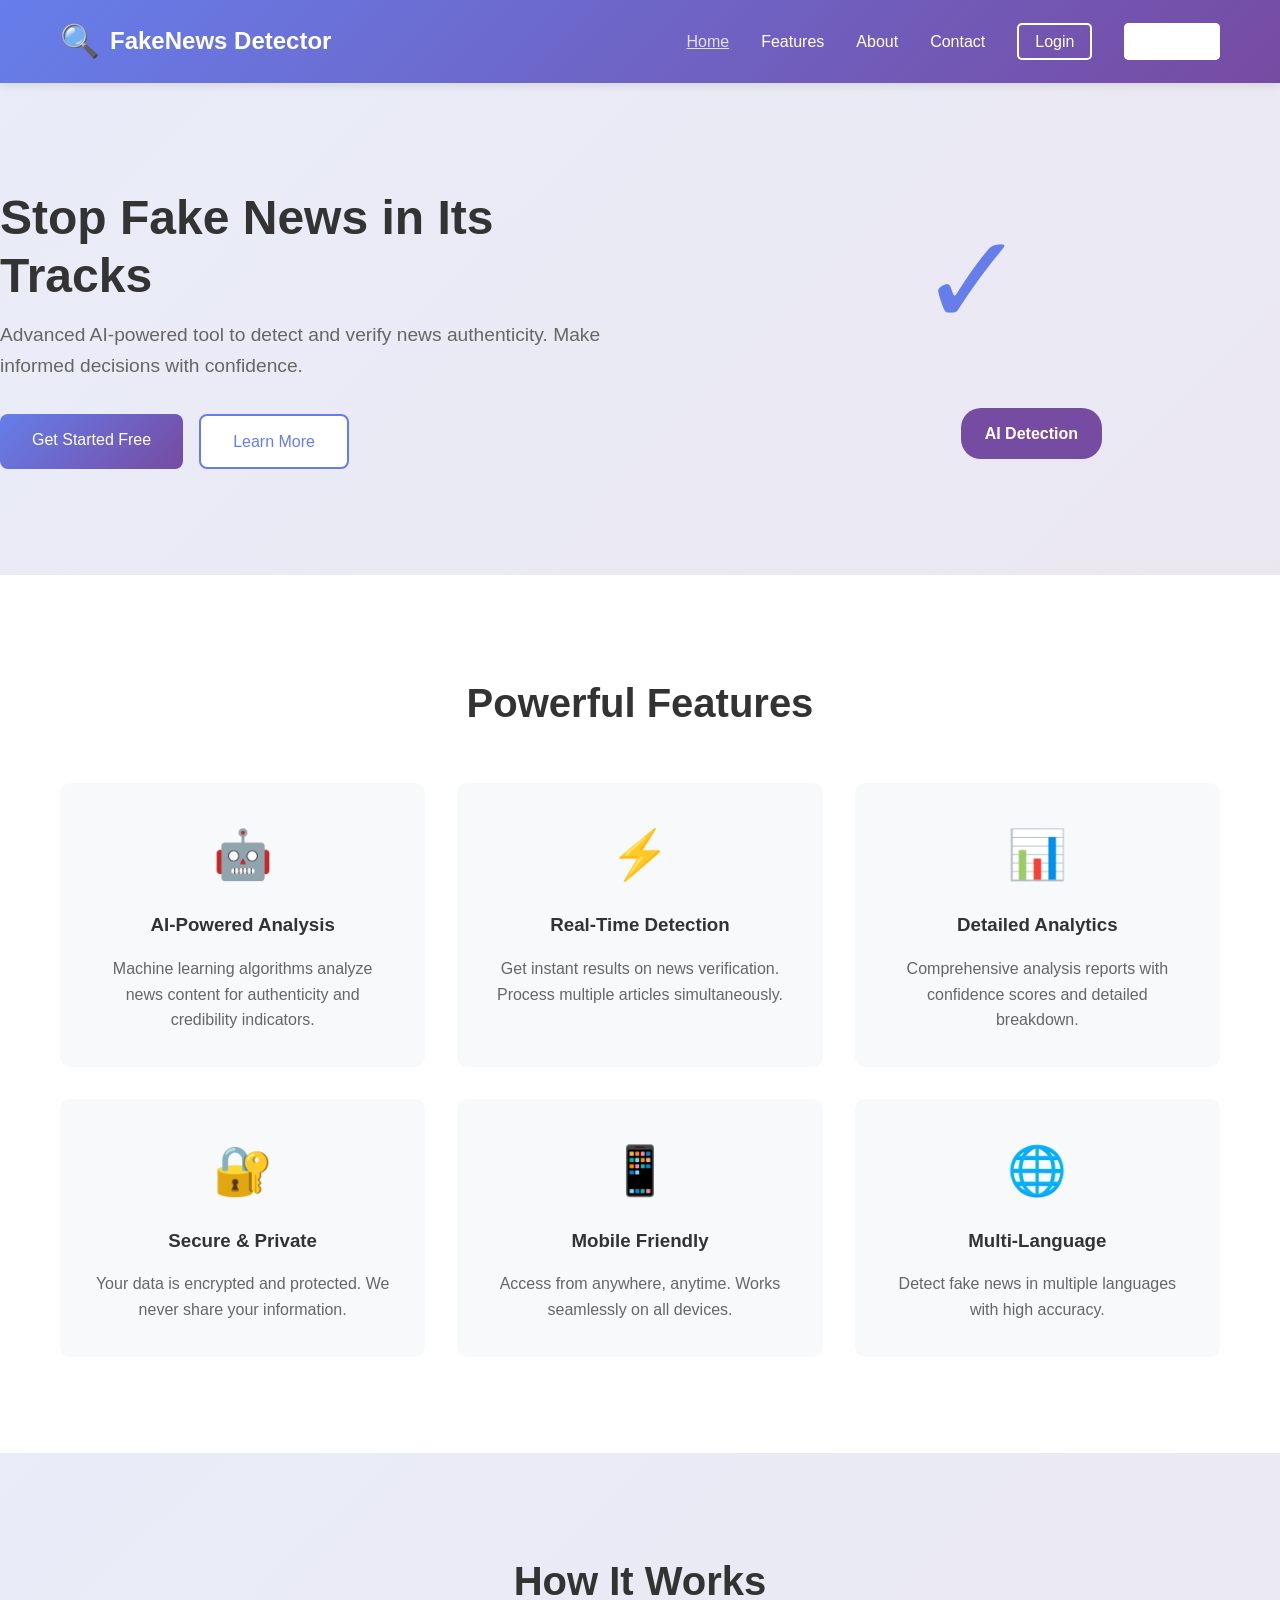
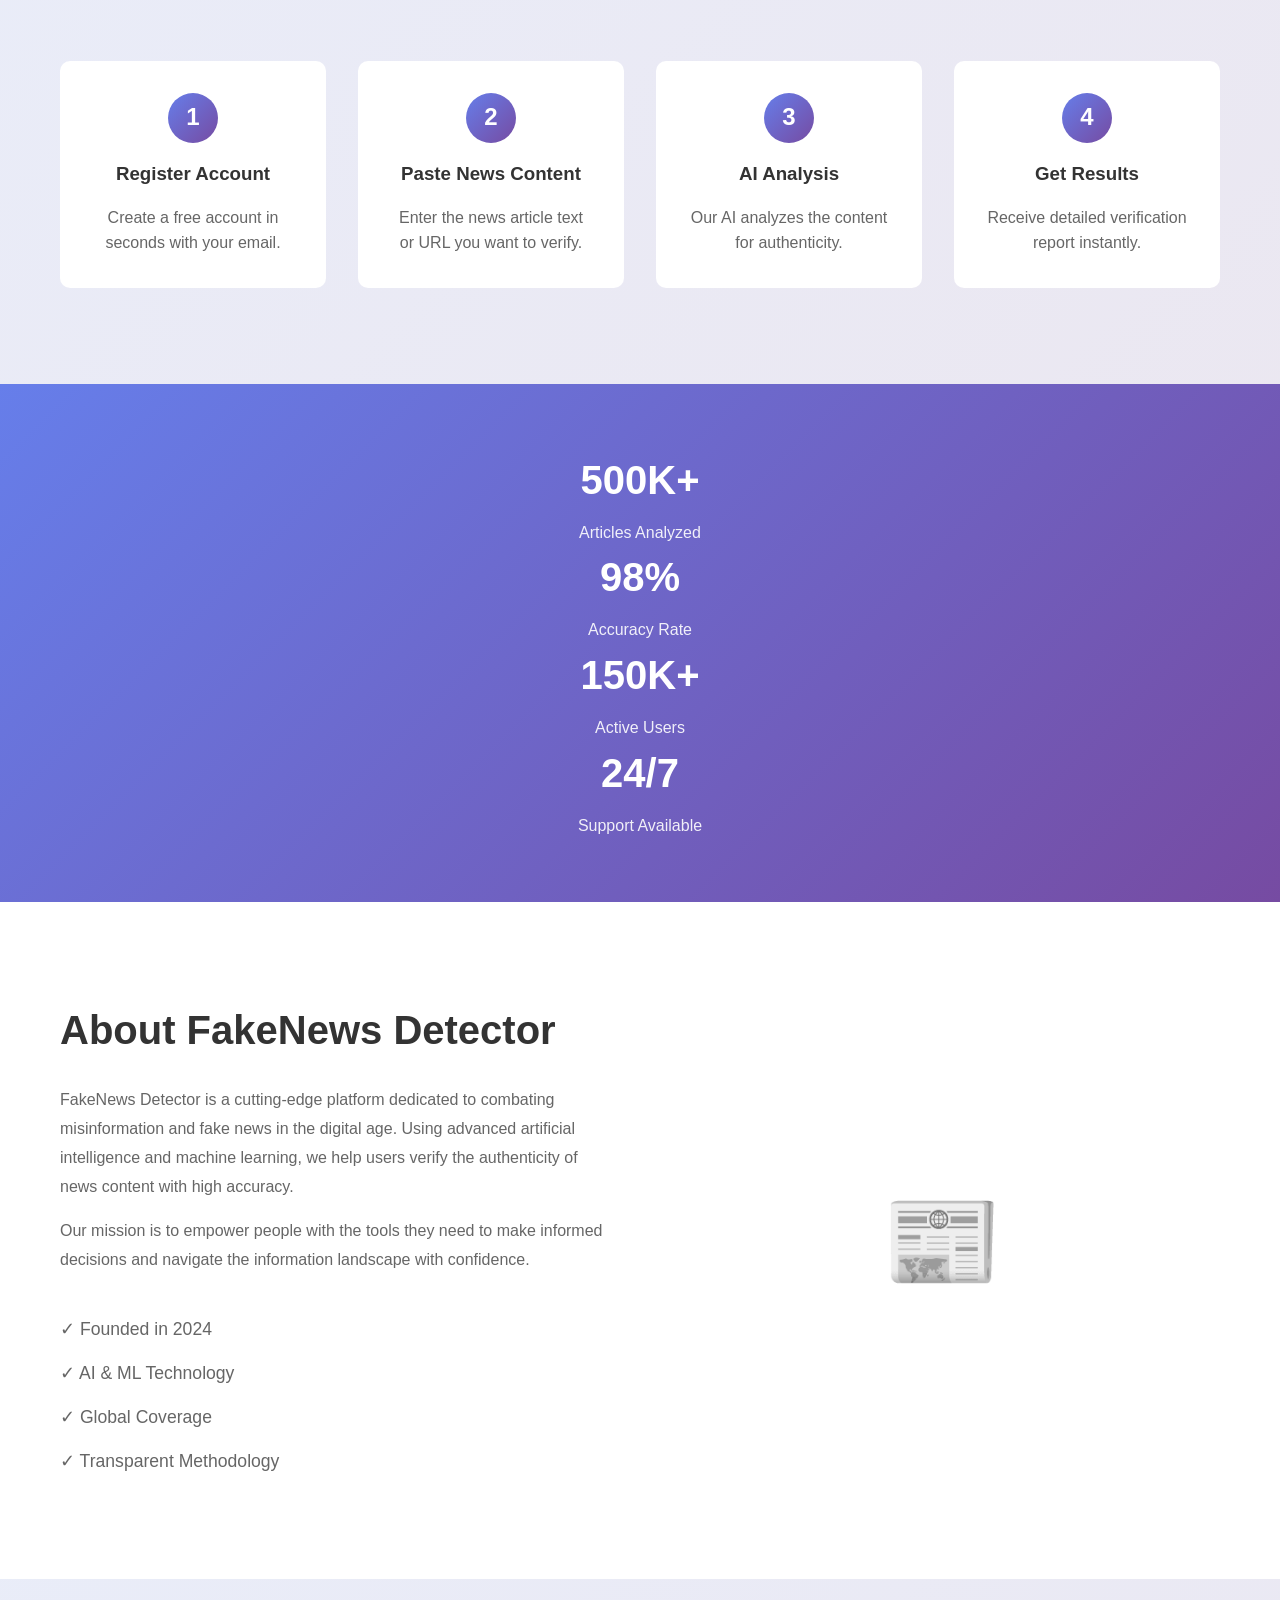
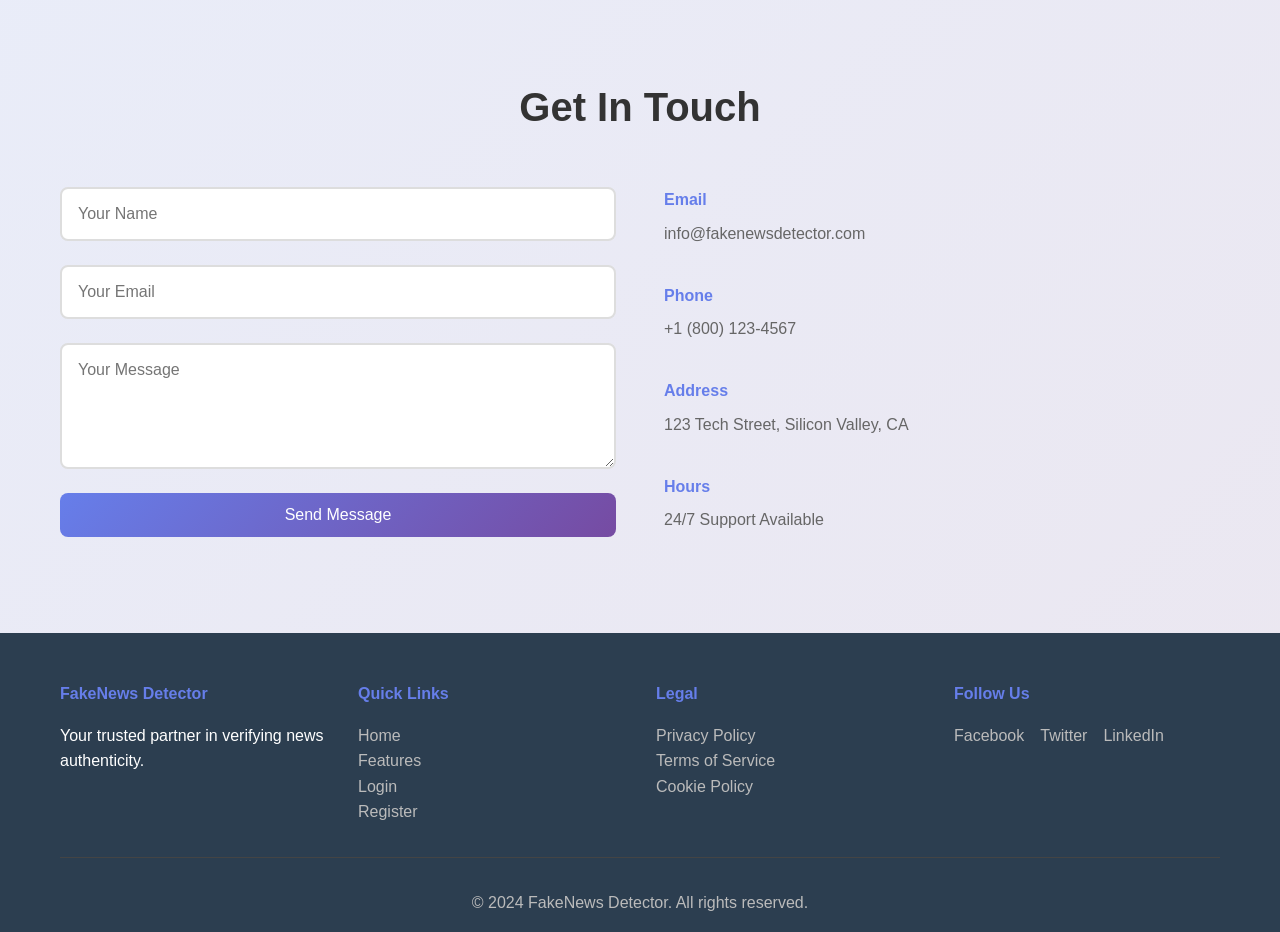
<file: INDEX.HTML>
<!DOCTYPE html>
<html lang="en">
<head>
    <meta charset="UTF-8">
    <meta name="viewport" content="width=device-width, initial-scale=1.0">
    <title>FakeNews Detector - Verify News Authenticity</title>
    <link rel="stylesheet" href="styles.css">
</head>
<body>
    <!-- Navigation Bar -->
    <nav class="navbar">
        <div class="container navbar-container">
            <div class="logo">
                <span class="logo-icon">🔍</span>
                <span class="logo-text">FakeNews Detector</span>
            </div>
            <ul class="nav-links">
                <li><a href="#home" class="active">Home</a></li>
                <li><a href="#features">Features</a></li>
                <li><a href="#about">About</a></li>
                <li><a href="#contact">Contact</a></li>
                <li><a href="login.html" class="btn-login">Login</a></li>
                <li><a href="register.html" class="btn-register">Register</a></li>
            </ul>
            <div class="hamburger">
                <span></span>
                <span></span>
                <span></span>
            </div>
        </div>
    </nav>

    <!-- Hero Section -->
    <section class="hero" id="home">
        <div class="hero-content">
            <h1>Stop Fake News in Its Tracks</h1>
            <p>Advanced AI-powered tool to detect and verify news authenticity. Make informed decisions with confidence.</p>
            <div class="hero-buttons">
                <a href="register.html" class="btn btn-primary">Get Started Free</a>
                <a href="#features" class="btn btn-secondary">Learn More</a>
            </div>
        </div>
        <div class="hero-image">
            <div class="hero-graphic">
                <div class="verification-icon">✓</div>
                <div class="detection-badge">AI Detection</div>
            </div>
        </div>
    </section>

    <!-- Features Section -->
    <section class="features" id="features">
        <div class="container">
            <h2>Powerful Features</h2>
            <div class="features-grid">
                <div class="feature-card">
                    <div class="feature-icon">🤖</div>
                    <h3>AI-Powered Analysis</h3>
                    <p>Machine learning algorithms analyze news content for authenticity and credibility indicators.</p>
                </div>
                <div class="feature-card">
                    <div class="feature-icon">⚡</div>
                    <h3>Real-Time Detection</h3>
                    <p>Get instant results on news verification. Process multiple articles simultaneously.</p>
                </div>
                <div class="feature-card">
                    <div class="feature-icon">📊</div>
                    <h3>Detailed Analytics</h3>
                    <p>Comprehensive analysis reports with confidence scores and detailed breakdown.</p>
                </div>
                <div class="feature-card">
                    <div class="feature-icon">🔐</div>
                    <h3>Secure & Private</h3>
                    <p>Your data is encrypted and protected. We never share your information.</p>
                </div>
                <div class="feature-card">
                    <div class="feature-icon">📱</div>
                    <h3>Mobile Friendly</h3>
                    <p>Access from anywhere, anytime. Works seamlessly on all devices.</p>
                </div>
                <div class="feature-card">
                    <div class="feature-icon">🌐</div>
                    <h3>Multi-Language</h3>
                    <p>Detect fake news in multiple languages with high accuracy.</p>
                </div>
            </div>
        </div>
    </section>

    <!-- How It Works Section -->
    <section class="how-it-works">
        <div class="container">
            <h2>How It Works</h2>
            <div class="steps">
                <div class="step">
                    <div class="step-number">1</div>
                    <h3>Register Account</h3>
                    <p>Create a free account in seconds with your email.</p>
                </div>
                <div class="step">
                    <div class="step-number">2</div>
                    <h3>Paste News Content</h3>
                    <p>Enter the news article text or URL you want to verify.</p>
                </div>
                <div class="step">
                    <div class="step-number">3</div>
                    <h3>AI Analysis</h3>
                    <p>Our AI analyzes the content for authenticity.</p>
                </div>
                <div class="step">
                    <div class="step-number">4</div>
                    <h3>Get Results</h3>
                    <p>Receive detailed verification report instantly.</p>
                </div>
            </div>
        </div>
    </section>

    <!-- Statistics Section -->
    <section class="stats">
        <div class="container">
            <div class="stat-item">
                <h3>500K+</h3>
                <p>Articles Analyzed</p>
            </div>
            <div class="stat-item">
                <h3>98%</h3>
                <p>Accuracy Rate</p>
            </div>
            <div class="stat-item">
                <h3>150K+</h3>
                <p>Active Users</p>
            </div>
            <div class="stat-item">
                <h3>24/7</h3>
                <p>Support Available</p>
            </div>
        </div>
    </section>

    <!-- About Section -->
    <section class="about" id="about">
        <div class="container about-content">
            <div class="about-text">
                <h2>About FakeNews Detector</h2>
                <p>FakeNews Detector is a cutting-edge platform dedicated to combating misinformation and fake news in the digital age. Using advanced artificial intelligence and machine learning, we help users verify the authenticity of news content with high accuracy.</p>
                <p>Our mission is to empower people with the tools they need to make informed decisions and navigate the information landscape with confidence.</p>
                <ul class="about-list">
                    <li>✓ Founded in 2024</li>
                    <li>✓ AI & ML Technology</li>
                    <li>✓ Global Coverage</li>
                    <li>✓ Transparent Methodology</li>
                </ul>
            </div>
            <div class="about-image">
                <div class="about-graphic">
                    <div class="graphic-element">📰</div>
                </div>
            </div>
        </div>
    </section>

    <!-- Contact Section -->
    <section class="contact" id="contact">
        <div class="container">
            <h2>Get In Touch</h2>
            <div class="contact-wrapper">
                <form class="contact-form">
                    <input type="text" placeholder="Your Name" required>
                    <input type="email" placeholder="Your Email" required>
                    <textarea placeholder="Your Message" rows="5" required></textarea>
                    <button type="submit" class="btn btn-primary">Send Message</button>
                </form>
                <div class="contact-info">
                    <div class="contact-item">
                        <h4>Email</h4>
                        <p>info@fakenewsdetector.com</p>
                    </div>
                    <div class="contact-item">
                        <h4>Phone</h4>
                        <p>+1 (800) 123-4567</p>
                    </div>
                    <div class="contact-item">
                        <h4>Address</h4>
                        <p>123 Tech Street, Silicon Valley, CA</p>
                    </div>
                    <div class="contact-item">
                        <h4>Hours</h4>
                        <p>24/7 Support Available</p>
                    </div>
                </div>
            </div>
        </div>
    </section>

    <!-- Footer -->
    <footer class="footer">
        <div class="container">
            <div class="footer-content">
                <div class="footer-section">
                    <h4>FakeNews Detector</h4>
                    <p>Your trusted partner in verifying news authenticity.</p>
                </div>
                <div class="footer-section">
                    <h4>Quick Links</h4>
                    <ul>
                        <li><a href="#home">Home</a></li>
                        <li><a href="#features">Features</a></li>
                        <li><a href="login.html">Login</a></li>
                        <li><a href="register.html">Register</a></li>
                    </ul>
                </div>
                <div class="footer-section">
                    <h4>Legal</h4>
                    <ul>
                        <li><a href="#">Privacy Policy</a></li>
                        <li><a href="#">Terms of Service</a></li>
                        <li><a href="#">Cookie Policy</a></li>
                    </ul>
                </div>
                <div class="footer-section">
                    <h4>Follow Us</h4>
                    <div class="social-links">
                        <a href="#">Facebook</a>
                        <a href="#">Twitter</a>
                        <a href="#">LinkedIn</a>
                    </div>
                </div>
            </div>
            <div class="footer-bottom">
                <p>&copy; 2024 FakeNews Detector. All rights reserved.</p>
            </div>
        </div>
    </footer>

    <script src="script.js"></script>
</body>
</html>
</file>
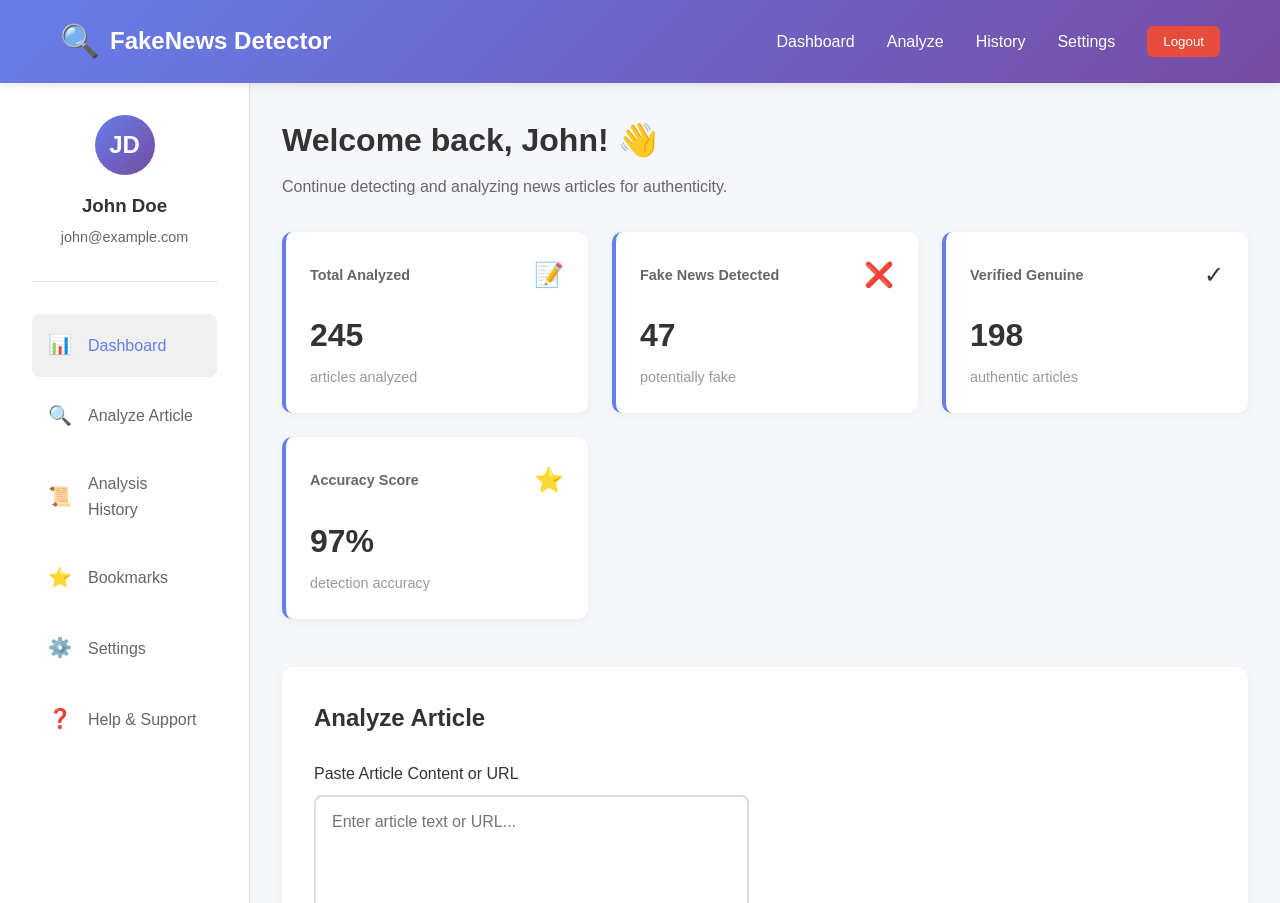
<file: dashboard.html>
<!DOCTYPE html>
<html lang="en">
<head>
    <meta charset="UTF-8">
    <meta name="viewport" content="width=device-width, initial-scale=1.0">
    <title>Dashboard - FakeNews Detector</title>
    <link rel="stylesheet" href="styles.css">
</head>
<body class="dashboard-page">
    <!-- Navigation Bar -->
    <nav class="navbar navbar-dashboard">
        <div class="container navbar-container">
            <div class="logo">
                <span class="logo-icon">🔍</span>
                <span class="logo-text">FakeNews Detector</span>
            </div>
            <ul class="nav-links">
                <li><a href="#dashboard" class="active">Dashboard</a></li>
                <li><a href="#analyze">Analyze</a></li>
                <li><a href="#history">History</a></li>
                <li><a href="#settings">Settings</a></li>
                <li><button class="btn-logout" onclick="logout()">Logout</button></li>
            </ul>
            <div class="hamburger">
                <span></span>
                <span></span>
                <span></span>
            </div>
        </div>
    </nav>

    <!-- Main Dashboard -->
    <div class="dashboard-container">
        <!-- Sidebar -->
        <aside class="sidebar">
            <div class="user-profile">
                <div class="user-avatar">JD</div>
                <h3>John Doe</h3>
                <p>john@example.com</p>
            </div>
            <nav class="sidebar-menu">
                <a href="#" class="menu-item active">
                    <span class="menu-icon">📊</span>
                    Dashboard
                </a>
                <a href="#" class="menu-item">
                    <span class="menu-icon">🔍</span>
                    Analyze Article
                </a>
                <a href="#" class="menu-item">
                    <span class="menu-icon">📜</span>
                    Analysis History
                </a>
                <a href="#" class="menu-item">
                    <span class="menu-icon">⭐</span>
                    Bookmarks
                </a>
                <a href="#" class="menu-item">
                    <span class="menu-icon">⚙️</span>
                    Settings
                </a>
                <a href="#" class="menu-item">
                    <span class="menu-icon">❓</span>
                    Help & Support
                </a>
            </nav>
        </aside>

        <!-- Main Content -->
        <main class="dashboard-content">
            <!-- Welcome Section -->
            <div class="welcome-section">
                <h1>Welcome back, John! 👋</h1>
                <p>Continue detecting and analyzing news articles for authenticity.</p>
            </div>

            <!-- Quick Stats -->
            <section class="dashboard-stats">
                <div class="stat-card">
                    <div class="stat-header">
                        <h4>Total Analyzed</h4>
                        <span class="stat-icon">📝</span>
                    </div>
                    <p class="stat-value">245</p>
                    <p class="stat-label">articles analyzed</p>
                </div>
                <div class="stat-card">
                    <div class="stat-header">
                        <h4>Fake News Detected</h4>
                        <span class="stat-icon">❌</span>
                    </div>
                    <p class="stat-value">47</p>
                    <p class="stat-label">potentially fake</p>
                </div>
                <div class="stat-card">
                    <div class="stat-header">
                        <h4>Verified Genuine</h4>
                        <span class="stat-icon">✓</span>
                    </div>
                    <p class="stat-value">198</p>
                    <p class="stat-label">authentic articles</p>
                </div>
                <div class="stat-card">
                    <div class="stat-header">
                        <h4>Accuracy Score</h4>
                        <span class="stat-icon">⭐</span>
                    </div>
                    <p class="stat-value">97%</p>
                    <p class="stat-label">detection accuracy</p>
                </div>
            </section>

            <!-- Analyze Section -->
            <section class="analyze-section">
                <h2>Analyze Article</h2>
                <div class="analyze-container">
                    <form class="analyze-form" id="analyzeForm">
                        <div class="form-group">
                            <label for="articleContent">Paste Article Content or URL</label>
                            <textarea id="articleContent" name="articleContent" placeholder="Enter article text or URL..." rows="6" required></textarea>
                        </div>
                        <div class="form-row">
                            <div class="form-group">
                                <label for="source">News Source</label>
                                <input type="text" id="source" name="source" placeholder="e.g., BBC News, Reuters">
                            </div>
                            <div class="form-group">
                                <label for="category">Category</label>
                                <select id="category" name="category">
                                    <option value="">Select category</option>
                                    <option value="politics">Politics</option>
                                    <option value="health">Health</option>
                                    <option value="science">Science</option>
                                    <option value="business">Business</option>
                                    <option value="sports">Sports</option>
                                    <option value="entertainment">Entertainment</option>
                                    <option value="other">Other</option>
                                </select>
                            </div>
                        </div>
                        <button type="submit" class="btn btn-primary btn-full">Analyze Article</button>
                    </form>

                    <div class="analysis-result" id="analysisResult" style="display: none;">
                        <div class="result-header">
                            <h3>Analysis Result</h3>
                            <span class="result-date" id="resultDate"></span>
                        </div>
                        <div class="result-content">
                            <div class="credibility-meter">
                                <div class="meter-label">
                                    <span>Credibility Score</span>
                                    <span class="meter-value" id="credibilityScore">82%</span>
                                </div>
                                <div class="meter-bar">
                                    <div class="meter-fill" id="meterFill"></div>
                                </div>
                            </div>

                            <div class="result-verdict">
                                <h4 id="verdictTitle">Likely Authentic</h4>
                                <p id="verdictDescription">This article shows high credibility indicators and appears to be from a reliable source.</p>
                            </div>

                            <div class="result-factors">
                                <h4>Analysis Factors</h4>
                                <div class="factors-list">
                                    <div class="factor authentic">
                                        <span class="factor-icon">✓</span>
                                        <span class="factor-text">Verified sources detected</span>
                                    </div>
                                    <div class="factor authentic">
                                        <span class="factor-icon">✓</span>
                                        <span class="factor-text">Professional language used</span>
                                    </div>
                                    <div class="factor caution">
                                        <span class="factor-icon">⚠</span>
                                        <span class="factor-text">Some sensational language detected</span>
                                    </div>
                                    <div class="factor authentic">
                                        <span class="factor-icon">✓</span>
                                        <span class="factor-text">Citations and references present</span>
                                    </div>
                                </div>
                            </div>

                            <div class="result-actions">
                                <button class="btn btn-secondary" onclick="saveBookmark()">
                                    <span>⭐</span> Bookmark
                                </button>
                                <button class="btn btn-secondary" onclick="shareResult()">
                                    <span>📤</span> Share
                                </button>
                                <button class="btn btn-secondary" onclick="downloadReport()">
                                    <span>📥</span> Download Report
                                </button>
                            </div>
                        </div>
                    </div>
                </div>
            </section>

            <!-- Recent Analysis -->
            <section class="recent-analysis">
                <h2>Recent Analysis</h2>
                <div class="analysis-table">
                    <table>
                        <thead>
                            <tr>
                                <th>Article Title</th>
                                <th>Source</th>
                                <th>Category</th>
                                <th>Credibility</th>
                                <th>Verdict</th>
                                <th>Date</th>
                                <th>Action</th>
                            </tr>
                        </thead>
                        <tbody>
                            <tr>
                                <td>Breaking: Major Scientific Discovery</td>
                                <td>Science Today</td>
                                <td>Science</td>
                                <td>
                                    <div class="credibility-badge genuine">89%</div>
                                </td>
                                <td><span class="verdict-badge authentic">Authentic</span></td>
                                <td>2 hours ago</td>
                                <td><button class="btn-small">View</button></td>
                            </tr>
                            <tr>
                                <td>Celebrity Announces Shocking News</td>
                                <td>Gossip Daily</td>
                                <td>Entertainment</td>
                                <td>
                                    <div class="credibility-badge fake">34%</div>
                                </td>
                                <td><span class="verdict-badge fake">Fake</span></td>
                                <td>5 hours ago</td>
                                <td><button class="btn-small">View</button></td>
                            </tr>
                            <tr>
                                <td>Market Analysis Report</td>
                                <td>Finance News</td>
                                <td>Business</td>
                                <td>
                                    <div class="credibility-badge genuine">91%</div>
                                </td>
                                <td><span class="verdict-badge authentic">Authentic</span></td>
                                <td>1 day ago</td>
                                <td><button class="btn-small">View</button></td>
                            </tr>
                        </tbody>
                    </table>
                </div>
            </section>
        </main>
    </div>

    <script src="script.js"></script>
    <script>
        // Analyze Form Submission
        document.getElementById('analyzeForm').addEventListener('submit', function(e) {
            e.preventDefault();
            
            const content = document.getElementById('articleContent').value;
            if (!content) return;
            
            // Generate random credibility score
            const score = Math.floor(Math.random() * 60) + 40; // 40-100
            const isAuthentic = score > 60;
            
            // Update result display
            document.getElementById('credibilityScore').textContent = score + '%';
            document.getElementById('meterFill').style.width = score + '%';
            document.getElementById('meterFill').className = 'meter-fill ' + (isAuthentic ? 'authentic' : 'fake');
            
            document.getElementById('verdictTitle').textContent = isAuthentic ? 'Likely Authentic' : 'Likely Fake';
            document.getElementById('verdictDescription').textContent = isAuthentic 
                ? 'This article shows credibility indicators and appears to be from a reliable source.'
                : 'This article shows signs of being potentially fake or misleading.';
            
            const now = new Date();
            document.getElementById('resultDate').textContent = now.toLocaleString();
            
            document.getElementById('analysisResult').style.display = 'block';
            document.getElementById('analysisResult').scrollIntoView({ behavior: 'smooth' });
        });

        function logout() {
            if (confirm('Are you sure you want to logout?')) {
                window.location.href = 'INDEX.HTML';
            }
        }

        function saveBookmark() {
            alert('Article bookmarked successfully!');
        }

        function shareResult() {
            alert('Share functionality coming soon!');
        }

        function downloadReport() {
            alert('Report download initiated!');
        }
    </script>
</body>
</html>
</file>
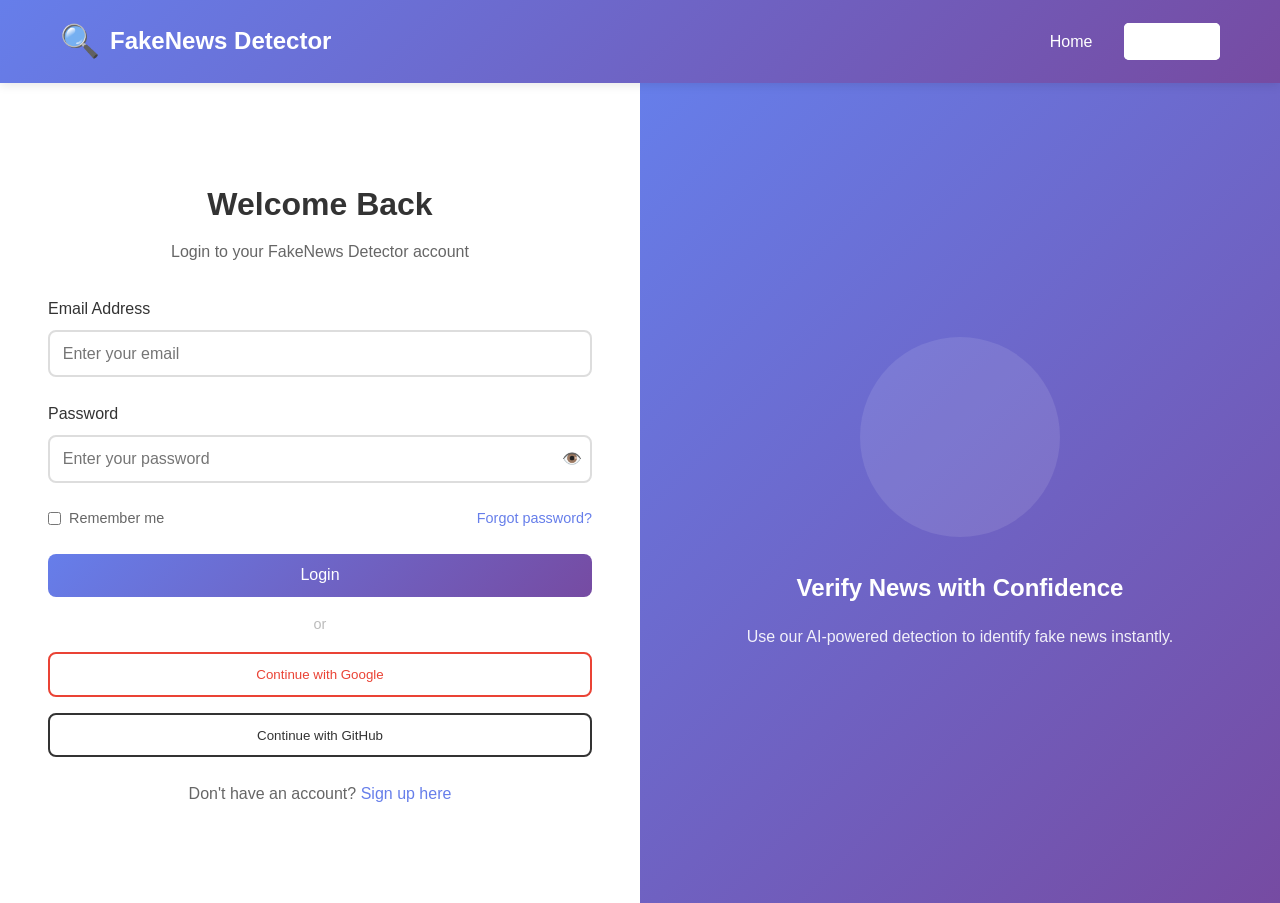
<file: login.html>
<!DOCTYPE html>
<html lang="en">
<head>
    <meta charset="UTF-8">
    <meta name="viewport" content="width=device-width, initial-scale=1.0">
    <title>Login - FakeNews Detector</title>
    <link rel="stylesheet" href="styles.css">
</head>
<body class="auth-page">
    <!-- Navigation Bar -->
    <nav class="navbar">
        <div class="container navbar-container">
            <div class="logo">
                <span class="logo-icon">🔍</span>
                <span class="logo-text">FakeNews Detector</span>
            </div>
            <ul class="nav-links">
                <li><a href="INDEX.HTML">Home</a></li>
                <li><a href="register.html" class="btn-register">Register</a></li>
            </ul>
            <div class="hamburger">
                <span></span>
                <span></span>
                <span></span>
            </div>
        </div>
    </nav>

    <!-- Login Container -->
    <div class="auth-container">
        <div class="auth-form-wrapper">
            <div class="auth-header">
                <h1>Welcome Back</h1>
                <p>Login to your FakeNews Detector account</p>
            </div>

            <form class="auth-form" id="loginForm">
                <div class="form-group">
                    <label for="email">Email Address</label>
                    <input type="email" id="email" name="email" placeholder="Enter your email" required>
                    <span class="error-message" id="emailError"></span>
                </div>

                <div class="form-group">
                    <label for="password">Password</label>
                    <div class="password-input-group">
                        <input type="password" id="password" name="password" placeholder="Enter your password" required>
                        <button type="button" class="toggle-password" onclick="togglePassword('password')">
                            <span class="eye-icon">👁️</span>
                        </button>
                    </div>
                    <span class="error-message" id="passwordError"></span>
                </div>

                <div class="remember-forgot">
                    <label class="checkbox-label">
                        <input type="checkbox" name="remember">
                        Remember me
                    </label>
                    <a href="#" class="forgot-password">Forgot password?</a>
                </div>

                <button type="submit" class="btn btn-primary btn-full">Login</button>

                <div class="success-message" id="successMessage" style="display: none;">
                    ✓ Login successful! Redirecting to dashboard...
                </div>

                <div class="error-message form-error" id="formError" style="display: none;">
                    Invalid email or password. Please try again.
                </div>
            </form>

            <div class="auth-divider">
                <span>or</span>
            </div>

            <div class="social-login">
                <button type="button" class="social-btn google-btn">
                    <span>Continue with Google</span>
                </button>
                <button type="button" class="social-btn github-btn">
                    <span>Continue with GitHub</span>
                </button>
            </div>

            <div class="auth-footer">
                <p>Don't have an account? <a href="register.html">Sign up here</a></p>
            </div>
        </div>

        <div class="auth-side-image">
            <div class="auth-graphic">
                <div class="graphic-circle"></div>
                <div class="graphic-text">
                    <h2>Verify News with Confidence</h2>
                    <p>Use our AI-powered detection to identify fake news instantly.</p>
                </div>
            </div>
        </div>
    </div>

    <script src="script.js"></script>
    <script>
        // Login Form Validation
        document.getElementById('loginForm').addEventListener('submit', function(e) {
            e.preventDefault();
            
            const email = document.getElementById('email').value;
            const password = document.getElementById('password').value;
            
            // Simple validation
            if (!email || !password) {
                document.getElementById('formError').style.display = 'block';
                return;
            }
            
            if (!validateEmail(email)) {
                document.getElementById('emailError').textContent = 'Please enter a valid email';
                return;
            }
            
            if (password.length < 6) {
                document.getElementById('passwordError').textContent = 'Password must be at least 6 characters';
                return;
            }
            
            // Show success message
            document.getElementById('successMessage').style.display = 'block';
            document.getElementById('formError').style.display = 'none';
            
            // Simulate login
            setTimeout(() => {
                window.location.href = 'dashboard.html';
            }, 1500);
        });

        function togglePassword(fieldId) {
            const field = document.getElementById(fieldId);
            if (field.type === 'password') {
                field.type = 'text';
            } else {
                field.type = 'password';
            }
        }

        function validateEmail(email) {
            const re = /^[^\s@]+@[^\s@]+\.[^\s@]+$/;
            return re.test(email);
        }
    </script>
</body>
</html>
</file>
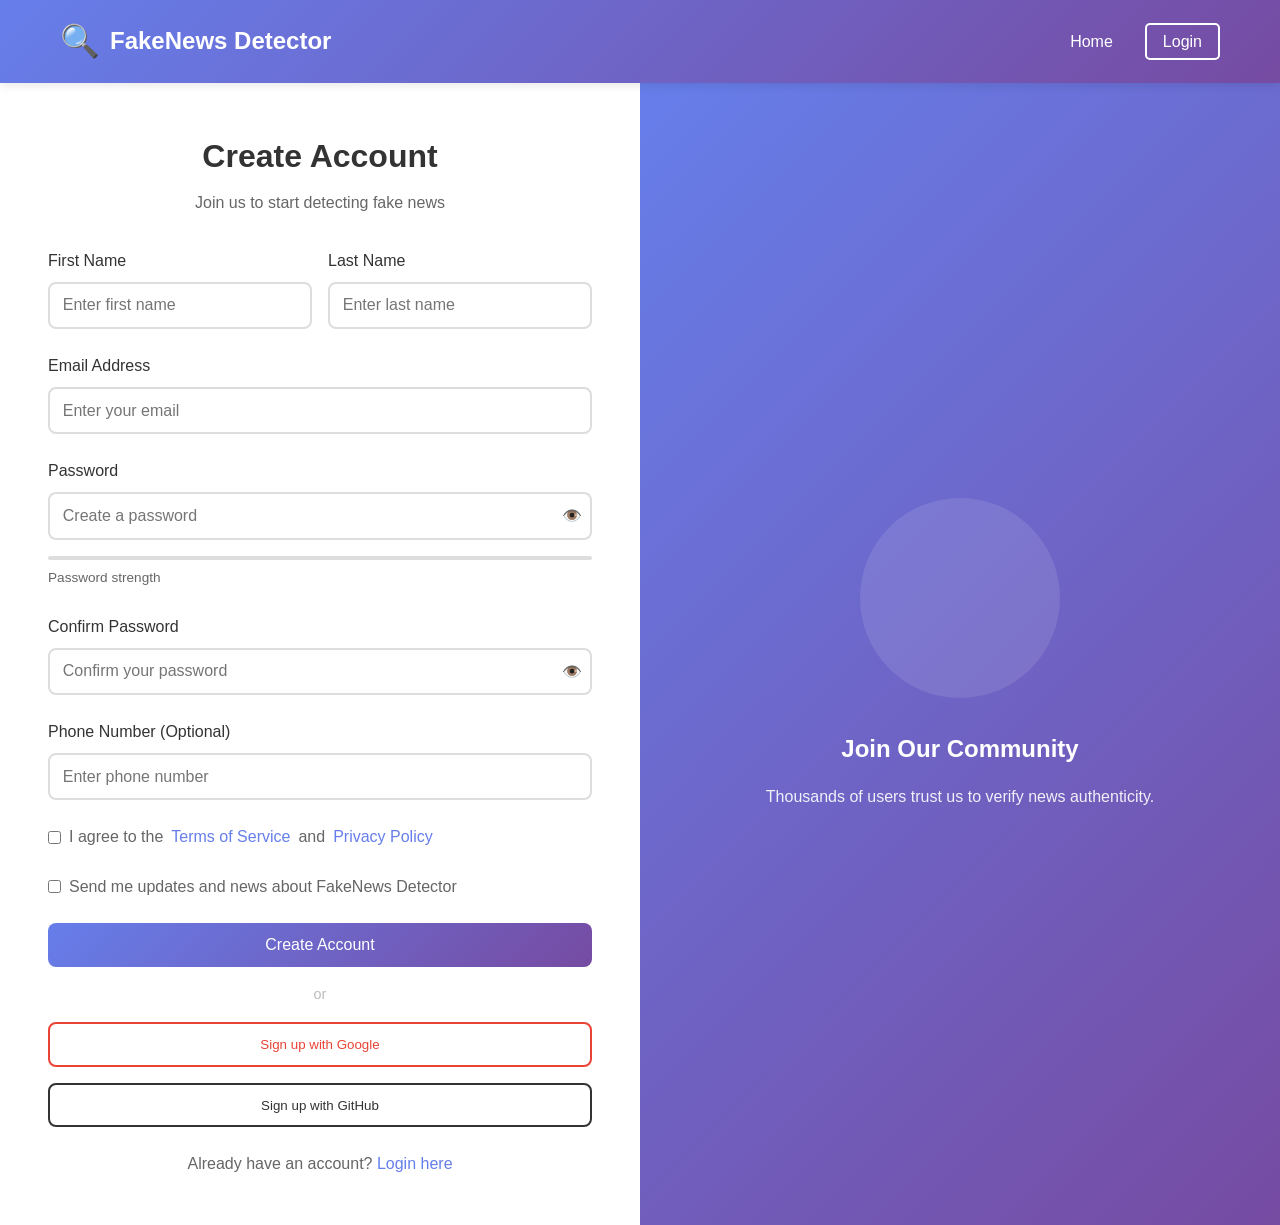
<file: register.html>
<!DOCTYPE html>
<html lang="en">
<head>
    <meta charset="UTF-8">
    <meta name="viewport" content="width=device-width, initial-scale=1.0">
    <title>Register - FakeNews Detector</title>
    <link rel="stylesheet" href="styles.css">
</head>
<body class="auth-page">
    <!-- Navigation Bar -->
    <nav class="navbar">
        <div class="container navbar-container">
            <div class="logo">
                <span class="logo-icon">🔍</span>
                <span class="logo-text">FakeNews Detector</span>
            </div>
            <ul class="nav-links">
                <li><a href="INDEX.HTML">Home</a></li>
                <li><a href="login.html" class="btn-login">Login</a></li>
            </ul>
            <div class="hamburger">
                <span></span>
                <span></span>
                <span></span>
            </div>
        </div>
    </nav>

    <!-- Register Container -->
    <div class="auth-container">
        <div class="auth-form-wrapper">
            <div class="auth-header">
                <h1>Create Account</h1>
                <p>Join us to start detecting fake news</p>
            </div>

            <form class="auth-form" id="registerForm">
                <div class="form-row">
                    <div class="form-group">
                        <label for="firstName">First Name</label>
                        <input type="text" id="firstName" name="firstName" placeholder="Enter first name" required>
                        <span class="error-message" id="firstNameError"></span>
                    </div>
                    <div class="form-group">
                        <label for="lastName">Last Name</label>
                        <input type="text" id="lastName" name="lastName" placeholder="Enter last name" required>
                        <span class="error-message" id="lastNameError"></span>
                    </div>
                </div>

                <div class="form-group">
                    <label for="email">Email Address</label>
                    <input type="email" id="email" name="email" placeholder="Enter your email" required>
                    <span class="error-message" id="emailError"></span>
                </div>

                <div class="form-group">
                    <label for="password">Password</label>
                    <div class="password-input-group">
                        <input type="password" id="password" name="password" placeholder="Create a password" required>
                        <button type="button" class="toggle-password" onclick="togglePassword('password')">
                            <span class="eye-icon">👁️</span>
                        </button>
                    </div>
                    <span class="error-message" id="passwordError"></span>
                    <div class="password-strength">
                        <div class="strength-bar" id="strengthBar"></div>
                        <span class="strength-text" id="strengthText">Password strength</span>
                    </div>
                </div>

                <div class="form-group">
                    <label for="confirmPassword">Confirm Password</label>
                    <div class="password-input-group">
                        <input type="password" id="confirmPassword" name="confirmPassword" placeholder="Confirm your password" required>
                        <button type="button" class="toggle-password" onclick="togglePassword('confirmPassword')">
                            <span class="eye-icon">👁️</span>
                        </button>
                    </div>
                    <span class="error-message" id="confirmError"></span>
                </div>

                <div class="form-group">
                    <label for="phone">Phone Number (Optional)</label>
                    <input type="tel" id="phone" name="phone" placeholder="Enter phone number">
                </div>

                <label class="checkbox-label">
                    <input type="checkbox" name="terms" required>
                    I agree to the <a href="#">Terms of Service</a> and <a href="#">Privacy Policy</a>
                </label>
                <span class="error-message" id="termsError"></span>

                <label class="checkbox-label">
                    <input type="checkbox" name="newsletter">
                    Send me updates and news about FakeNews Detector
                </label>

                <button type="submit" class="btn btn-primary btn-full">Create Account</button>

                <div class="success-message" id="successMessage" style="display: none;">
                    ✓ Account created successfully! Redirecting to login...
                </div>

                <div class="error-message form-error" id="formError" style="display: none;">
                    Please fill in all required fields correctly.
                </div>
            </form>

            <div class="auth-divider">
                <span>or</span>
            </div>

            <div class="social-login">
                <button type="button" class="social-btn google-btn">
                    <span>Sign up with Google</span>
                </button>
                <button type="button" class="social-btn github-btn">
                    <span>Sign up with GitHub</span>
                </button>
            </div>

            <div class="auth-footer">
                <p>Already have an account? <a href="login.html">Login here</a></p>
            </div>
        </div>

        <div class="auth-side-image">
            <div class="auth-graphic">
                <div class="graphic-circle"></div>
                <div class="graphic-text">
                    <h2>Join Our Community</h2>
                    <p>Thousands of users trust us to verify news authenticity.</p>
                </div>
            </div>
        </div>
    </div>

    <script src="script.js"></script>
    <script>
        // Password Strength Indicator
        document.getElementById('password').addEventListener('input', function() {
            const password = this.value;
            const strengthBar = document.getElementById('strengthBar');
            const strengthText = document.getElementById('strengthText');
            
            let strength = 0;
            if (password.length >= 6) strength++;
            if (password.length >= 12) strength++;
            if (/[A-Z]/.test(password)) strength++;
            if (/[0-9]/.test(password)) strength++;
            if (/[^A-Za-z0-9]/.test(password)) strength++;
            
            strengthBar.className = 'strength-bar strength-' + strength;
            
            const strengthLevels = ['Very Weak', 'Weak', 'Fair', 'Good', 'Strong', 'Very Strong'];
            strengthText.textContent = 'Strength: ' + strengthLevels[strength];
        });

        // Register Form Validation
        document.getElementById('registerForm').addEventListener('submit', function(e) {
            e.preventDefault();
            
            const firstName = document.getElementById('firstName').value;
            const lastName = document.getElementById('lastName').value;
            const email = document.getElementById('email').value;
            const password = document.getElementById('password').value;
            const confirmPassword = document.getElementById('confirmPassword').value;
            const terms = document.querySelector('input[name="terms"]').checked;
            
            // Clear previous errors
            document.querySelectorAll('.error-message').forEach(el => el.textContent = '');
            document.getElementById('formError').style.display = 'none';
            
            let isValid = true;
            
            if (!firstName) {
                document.getElementById('firstNameError').textContent = 'First name is required';
                isValid = false;
            }
            
            if (!lastName) {
                document.getElementById('lastNameError').textContent = 'Last name is required';
                isValid = false;
            }
            
            if (!email || !validateEmail(email)) {
                document.getElementById('emailError').textContent = 'Please enter a valid email';
                isValid = false;
            }
            
            if (password.length < 6) {
                document.getElementById('passwordError').textContent = 'Password must be at least 6 characters';
                isValid = false;
            }
            
            if (password !== confirmPassword) {
                document.getElementById('confirmError').textContent = 'Passwords do not match';
                isValid = false;
            }
            
            if (!terms) {
                document.getElementById('termsError').textContent = 'You must agree to the terms';
                isValid = false;
            }
            
            if (!isValid) {
                document.getElementById('formError').style.display = 'block';
                return;
            }
            
            // Show success message
            document.getElementById('successMessage').style.display = 'block';
            
            // Simulate registration
            setTimeout(() => {
                window.location.href = 'login.html';
            }, 1500);
        });

        function togglePassword(fieldId) {
            const field = document.getElementById(fieldId);
            if (field.type === 'password') {
                field.type = 'text';
            } else {
                field.type = 'password';
            }
        }

        function validateEmail(email) {
            const re = /^[^\s@]+@[^\s@]+\.[^\s@]+$/;
            return re.test(email);
        }
    </script>
</body>
</html>
</file>
<file: styles.css>
/* ============ Global Styles ============ */
* {
    margin: 0;
    padding: 0;
    box-sizing: border-box;
}

html {
    scroll-behavior: smooth;
}

body {
    font-family: 'Segoe UI', Tahoma, Geneva, Verdana, sans-serif;
    line-height: 1.6;
    color: #333;
    background-color: #f8f9fa;
}

.container {
    max-width: 1200px;
    margin: 0 auto;
    padding: 0 20px;
}

/* ============ Navigation Bar ============ */
.navbar {
    background: linear-gradient(135deg, #667eea 0%, #764ba2 100%);
    color: white;
    padding: 1rem 0;
    position: sticky;
    top: 0;
    z-index: 1000;
    box-shadow: 0 2px 10px rgba(0, 0, 0, 0.1);
}

.navbar-container {
    display: flex;
    justify-content: space-between;
    align-items: center;
}

.logo {
    display: flex;
    align-items: center;
    gap: 10px;
    font-size: 1.5rem;
    font-weight: bold;
    cursor: pointer;
}

.logo-icon {
    font-size: 2rem;
}

.nav-links {
    display: flex;
    list-style: none;
    gap: 2rem;
    align-items: center;
}

.nav-links a {
    color: white;
    text-decoration: none;
    transition: opacity 0.3s ease;
}

.nav-links a:hover,
.nav-links a.active {
    opacity: 0.8;
    text-decoration: underline;
}

.btn-login, .btn-register {
    padding: 0.5rem 1rem;
    border-radius: 5px;
    border: 2px solid white;
    background: transparent;
    cursor: pointer;
    transition: all 0.3s ease;
}

.btn-login:hover {
    background: white;
    color: #667eea;
}

.btn-register {
    background: white;
    color: #667eea;
}

.btn-register:hover {
    background: #f0f0f0;
}

.hamburger {
    display: none;
    flex-direction: column;
    cursor: pointer;
    gap: 5px;
}

.hamburger span {
    width: 25px;
    height: 3px;
    background: white;
    border-radius: 3px;
    transition: 0.3s;
}

/* ============ Hero Section ============ */
.hero {
    display: grid;
    grid-template-columns: 1fr 1fr;
    gap: 3rem;
    align-items: center;
    padding: 6rem 0;
    background: linear-gradient(135deg, rgba(102, 126, 234, 0.1) 0%, rgba(118, 75, 162, 0.1) 100%);
}

.hero-content h1 {
    font-size: 3rem;
    color: #333;
    margin-bottom: 1rem;
    line-height: 1.2;
}

.hero-content p {
    font-size: 1.2rem;
    color: #666;
    margin-bottom: 2rem;
}

.hero-buttons {
    display: flex;
    gap: 1rem;
    flex-wrap: wrap;
}

.btn {
    padding: 0.8rem 2rem;
    border: none;
    border-radius: 8px;
    cursor: pointer;
    font-size: 1rem;
    text-decoration: none;
    display: inline-block;
    transition: all 0.3s ease;
    font-weight: 500;
}

.btn-primary {
    background: linear-gradient(135deg, #667eea 0%, #764ba2 100%);
    color: white;
}

.btn-primary:hover {
    transform: translateY(-2px);
    box-shadow: 0 10px 20px rgba(102, 126, 234, 0.3);
}

.btn-secondary {
    background: white;
    color: #667eea;
    border: 2px solid #667eea;
}

.btn-secondary:hover {
    background: #667eea;
    color: white;
}

.btn-full {
    width: 100%;
}

.hero-image {
    display: flex;
    justify-content: center;
    align-items: center;
}

.hero-graphic {
    position: relative;
    width: 300px;
    height: 300px;
}

.verification-icon {
    font-size: 8rem;
    text-align: center;
    color: #667eea;
    animation: bounce 2s infinite;
}

.detection-badge {
    position: absolute;
    bottom: 20px;
    right: 20px;
    background: #764ba2;
    color: white;
    padding: 0.8rem 1.5rem;
    border-radius: 20px;
    font-weight: bold;
}

@keyframes bounce {
    0%, 100% { transform: translateY(0); }
    50% { transform: translateY(-20px); }
}

/* ============ Features Section ============ */
.features {
    padding: 6rem 0;
    background: white;
}

.features h2,
.how-it-works h2,
.about h2,
.contact h2 {
    font-size: 2.5rem;
    text-align: center;
    margin-bottom: 3rem;
    color: #333;
}

.features-grid {
    display: grid;
    grid-template-columns: repeat(auto-fit, minmax(300px, 1fr));
    gap: 2rem;
}

.feature-card {
    padding: 2rem;
    background: #f8f9fa;
    border-radius: 10px;
    text-align: center;
    transition: all 0.3s ease;
    border: 2px solid transparent;
}

.feature-card:hover {
    border-color: #667eea;
    transform: translateY(-10px);
    box-shadow: 0 10px 30px rgba(102, 126, 234, 0.2);
}

.feature-icon {
    font-size: 3rem;
    margin-bottom: 1rem;
}

.feature-card h3 {
    margin-bottom: 1rem;
    color: #333;
}

.feature-card p {
    color: #666;
    line-height: 1.6;
}

/* ============ How It Works Section ============ */
.how-it-works {
    padding: 6rem 0;
    background: linear-gradient(135deg, rgba(102, 126, 234, 0.1) 0%, rgba(118, 75, 162, 0.1) 100%);
}

.steps {
    display: grid;
    grid-template-columns: repeat(auto-fit, minmax(250px, 1fr));
    gap: 2rem;
}

.step {
    background: white;
    padding: 2rem;
    border-radius: 10px;
    text-align: center;
    position: relative;
}

.step-number {
    display: inline-flex;
    align-items: center;
    justify-content: center;
    width: 50px;
    height: 50px;
    background: linear-gradient(135deg, #667eea 0%, #764ba2 100%);
    color: white;
    border-radius: 50%;
    font-size: 1.5rem;
    font-weight: bold;
    margin-bottom: 1rem;
}

.step h3 {
    margin-bottom: 1rem;
    color: #333;
}

.step p {
    color: #666;
}

/* ============ Statistics Section ============ */
.stats {
    padding: 4rem 0;
    background: linear-gradient(135deg, #667eea 0%, #764ba2 100%);
    color: white;
    display: grid;
    grid-template-columns: repeat(auto-fit, minmax(200px, 1fr));
    gap: 2rem;
}

.stat-item {
    text-align: center;
}

.stat-item h3 {
    font-size: 2.5rem;
    margin-bottom: 0.5rem;
}

.stat-item p {
    opacity: 0.9;
}

/* ============ About Section ============ */
.about {
    padding: 6rem 0;
    background: white;
}

.about-content {
    display: grid;
    grid-template-columns: 1fr 1fr;
    gap: 3rem;
    align-items: center;
}

.about-text h2 {
    text-align: left;
    margin-bottom: 1.5rem;
}

.about-text p {
    color: #666;
    margin-bottom: 1rem;
    line-height: 1.8;
}

.about-list {
    list-style: none;
    margin-top: 2rem;
}

.about-list li {
    padding: 0.5rem 0;
    color: #666;
    font-size: 1.1rem;
}

.about-graphic {
    display: flex;
    justify-content: center;
    align-items: center;
    height: 300px;
}

.graphic-element {
    font-size: 6rem;
    animation: float 3s ease-in-out infinite;
}

@keyframes float {
    0%, 100% { transform: translateY(0px); }
    50% { transform: translateY(-20px); }
}

/* ============ Contact Section ============ */
.contact {
    padding: 6rem 0;
    background: linear-gradient(135deg, rgba(102, 126, 234, 0.1) 0%, rgba(118, 75, 162, 0.1) 100%);
}

.contact-wrapper {
    display: grid;
    grid-template-columns: 1fr 1fr;
    gap: 3rem;
    margin-top: 3rem;
}

.contact-form {
    display: flex;
    flex-direction: column;
    gap: 1.5rem;
}

.contact-form input,
.contact-form textarea {
    padding: 1rem;
    border: 2px solid #ddd;
    border-radius: 8px;
    font-family: inherit;
    font-size: 1rem;
    transition: border-color 0.3s;
}

.contact-form input:focus,
.contact-form textarea:focus {
    outline: none;
    border-color: #667eea;
}

.contact-info {
    display: grid;
    gap: 2rem;
}

.contact-item h4 {
    color: #667eea;
    margin-bottom: 0.5rem;
}

.contact-item p {
    color: #666;
}

/* ============ Footer ============ */
.footer {
    background: #2c3e50;
    color: white;
    padding: 3rem 0 1rem;
}

.footer-content {
    display: grid;
    grid-template-columns: repeat(auto-fit, minmax(200px, 1fr));
    gap: 2rem;
    margin-bottom: 2rem;
}

.footer-section h4 {
    margin-bottom: 1rem;
    color: #667eea;
}

.footer-section ul {
    list-style: none;
}

.footer-section a {
    color: #bbb;
    text-decoration: none;
    transition: color 0.3s;
}

.footer-section a:hover {
    color: white;
}

.social-links {
    display: flex;
    gap: 1rem;
}

.footer-bottom {
    text-align: center;
    border-top: 1px solid #444;
    padding-top: 2rem;
    color: #bbb;
}

/* ============ Authentication Pages ============ */
.auth-page {
    background: linear-gradient(135deg, #667eea 0%, #764ba2 100%);
    min-height: 100vh;
    display: flex;
    flex-direction: column;
}

.auth-container {
    display: grid;
    grid-template-columns: 1fr 1fr;
    gap: 0;
    min-height: calc(100vh - 80px);
    flex: 1;
}

.auth-form-wrapper {
    display: flex;
    flex-direction: column;
    justify-content: center;
    padding: 3rem;
    background: white;
}

.auth-header {
    margin-bottom: 2rem;
    text-align: center;
}

.auth-header h1 {
    color: #333;
    margin-bottom: 0.5rem;
}

.auth-header p {
    color: #666;
}

.auth-form {
    display: flex;
    flex-direction: column;
    gap: 1.5rem;
}

.form-group {
    display: flex;
    flex-direction: column;
    gap: 0.5rem;
}

.form-row {
    display: grid;
    grid-template-columns: 1fr 1fr;
    gap: 1rem;
}

.form-group label {
    color: #333;
    font-weight: 500;
}

.form-group input,
.form-group textarea,
.form-group select {
    padding: 0.8rem;
    border: 2px solid #ddd;
    border-radius: 8px;
    font-family: inherit;
    font-size: 1rem;
    transition: border-color 0.3s;
}

.form-group input:focus,
.form-group textarea:focus,
.form-group select:focus {
    outline: none;
    border-color: #667eea;
}

.password-input-group {
    display: flex;
    align-items: center;
    position: relative;
}

.password-input-group input {
    flex: 1;
    margin: 0;
}

.toggle-password {
    position: absolute;
    right: 10px;
    background: none;
    border: none;
    cursor: pointer;
    font-size: 1rem;
}

.password-strength {
    margin-top: 0.5rem;
}

.strength-bar {
    height: 4px;
    background: #ddd;
    border-radius: 2px;
    overflow: hidden;
    margin-bottom: 0.3rem;
}

.strength-fill {
    height: 100%;
    width: 0%;
    background: #e74c3c;
    transition: all 0.3s;
}

.strength-0 { width: 20%; background: #e74c3c; }
.strength-1 { width: 40%; background: #e74c3c; }
.strength-2 { width: 60%; background: #f39c12; }
.strength-3 { width: 80%; background: #f39c12; }
.strength-4 { width: 90%; background: #27ae60; }
.strength-5 { width: 100%; background: #27ae60; }

.strength-text {
    font-size: 0.85rem;
    color: #666;
}

.checkbox-label {
    display: flex;
    align-items: center;
    gap: 0.5rem;
    cursor: pointer;
    color: #666;
}

.checkbox-label input {
    cursor: pointer;
    width: auto;
    margin: 0;
    border: none;
}

.checkbox-label a {
    color: #667eea;
    text-decoration: none;
}

.checkbox-label a:hover {
    text-decoration: underline;
}

.remember-forgot {
    display: flex;
    justify-content: space-between;
    align-items: center;
    font-size: 0.9rem;
}

.forgot-password {
    color: #667eea;
    text-decoration: none;
}

.forgot-password:hover {
    text-decoration: underline;
}

.error-message {
    color: #e74c3c;
    font-size: 0.9rem;
    display: none;
}

.error-message:not(:empty) {
    display: block;
}

.success-message {
    background: #d5f4e6;
    color: #27ae60;
    padding: 1rem;
    border-radius: 8px;
    text-align: center;
}

.form-error {
    background: #fadbd8;
    color: #e74c3c;
}

.auth-divider {
    text-align: center;
    color: #bbb;
    font-size: 0.9rem;
    margin: 1rem 0;
}

.auth-divider span {
    background: white;
    padding: 0 1rem;
}

.social-login {
    display: flex;
    flex-direction: column;
    gap: 1rem;
}

.social-btn {
    padding: 0.8rem;
    border: 2px solid #ddd;
    background: white;
    border-radius: 8px;
    cursor: pointer;
    transition: all 0.3s;
    font-weight: 500;
    color: #333;
}

.social-btn:hover {
    border-color: #667eea;
    color: #667eea;
}

.google-btn {
    border-color: #ea4335;
    color: #ea4335;
}

.google-btn:hover {
    background: #f8f9fa;
}

.github-btn {
    border-color: #333;
    color: #333;
}

.auth-footer {
    text-align: center;
    margin-top: 1.5rem;
    color: #666;
}

.auth-footer a {
    color: #667eea;
    text-decoration: none;
    font-weight: 500;
}

.auth-footer a:hover {
    text-decoration: underline;
}

.auth-side-image {
    background: linear-gradient(135deg, #667eea 0%, #764ba2 100%);
    display: flex;
    align-items: center;
    justify-content: center;
    color: white;
}

.auth-graphic {
    text-align: center;
    position: relative;
}

.graphic-circle {
    width: 200px;
    height: 200px;
    background: rgba(255, 255, 255, 0.1);
    border-radius: 50%;
    margin: 0 auto 2rem;
    animation: rotate 10s linear infinite;
}

@keyframes rotate {
    0% { transform: rotate(0deg); }
    100% { transform: rotate(360deg); }
}

.graphic-text h2 {
    color: white;
    margin-bottom: 1rem;
    text-align: center;
}

.graphic-text p {
    color: rgba(255, 255, 255, 0.9);
    text-align: center;
}

/* ============ Dashboard Page ============ */
.dashboard-page {
    background: #f5f7fa;
}

.navbar-dashboard {
    background: linear-gradient(135deg, #667eea 0%, #764ba2 100%);
}

.dashboard-container {
    display: grid;
    grid-template-columns: 250px 1fr;
    gap: 0;
    min-height: calc(100vh - 80px);
}

.sidebar {
    background: white;
    padding: 2rem;
    border-right: 1px solid #e0e0e0;
    max-height: calc(100vh - 80px);
    overflow-y: auto;
}

.user-profile {
    text-align: center;
    margin-bottom: 2rem;
    padding-bottom: 2rem;
    border-bottom: 1px solid #e0e0e0;
}

.user-avatar {
    width: 60px;
    height: 60px;
    background: linear-gradient(135deg, #667eea 0%, #764ba2 100%);
    color: white;
    border-radius: 50%;
    display: flex;
    align-items: center;
    justify-content: center;
    font-weight: bold;
    font-size: 1.5rem;
    margin: 0 auto 1rem;
}

.user-profile h3 {
    color: #333;
    margin-bottom: 0.3rem;
}

.user-profile p {
    color: #666;
    font-size: 0.9rem;
}

.sidebar-menu {
    display: flex;
    flex-direction: column;
    gap: 0.5rem;
}

.menu-item {
    display: flex;
    align-items: center;
    gap: 1rem;
    padding: 1rem;
    color: #666;
    text-decoration: none;
    border-radius: 8px;
    transition: all 0.3s;
}

.menu-item:hover,
.menu-item.active {
    background: #f0f0f0;
    color: #667eea;
}

.menu-icon {
    font-size: 1.2rem;
}

.dashboard-content {
    padding: 2rem;
    overflow-y: auto;
    max-height: calc(100vh - 80px);
}

.welcome-section {
    margin-bottom: 2rem;
}

.welcome-section h1 {
    color: #333;
    margin-bottom: 0.5rem;
}

.welcome-section p {
    color: #666;
}

.dashboard-stats {
    display: grid;
    grid-template-columns: repeat(auto-fit, minmax(250px, 1fr));
    gap: 1.5rem;
    margin-bottom: 3rem;
}

.stat-card {
    background: white;
    padding: 1.5rem;
    border-radius: 10px;
    border-left: 4px solid #667eea;
    box-shadow: 0 2px 10px rgba(0, 0, 0, 0.05);
}

.stat-header {
    display: flex;
    justify-content: space-between;
    align-items: center;
    margin-bottom: 1rem;
}

.stat-header h4 {
    color: #666;
    font-size: 0.9rem;
}

.stat-icon {
    font-size: 1.5rem;
}

.stat-value {
    font-size: 2rem;
    font-weight: bold;
    color: #333;
    margin-bottom: 0.3rem;
}

.stat-label {
    color: #999;
    font-size: 0.9rem;
}

.analyze-section,
.recent-analysis {
    background: white;
    padding: 2rem;
    border-radius: 10px;
    margin-bottom: 2rem;
    box-shadow: 0 2px 10px rgba(0, 0, 0, 0.05);
}

.analyze-section h2,
.recent-analysis h2 {
    color: #333;
    margin-bottom: 1.5rem;
    text-align: left;
    font-size: 1.5rem;
}

.analyze-container {
    display: grid;
    grid-template-columns: 1fr 1fr;
    gap: 2rem;
}

.analyze-form {
    display: flex;
    flex-direction: column;
    gap: 1rem;
}

.analyze-form textarea {
    padding: 1rem;
    border: 2px solid #ddd;
    border-radius: 8px;
    font-family: inherit;
    resize: vertical;
}

.analyze-result {
    background: #f8f9fa;
    padding: 1.5rem;
    border-radius: 8px;
    border-left: 4px solid #27ae60;
}

.result-header {
    display: flex;
    justify-content: space-between;
    align-items: center;
    margin-bottom: 1rem;
    padding-bottom: 1rem;
    border-bottom: 2px solid #ddd;
}

.result-header h3 {
    color: #333;
}

.result-date {
    color: #999;
    font-size: 0.9rem;
}

.credibility-meter {
    margin-bottom: 1.5rem;
}

.meter-label {
    display: flex;
    justify-content: space-between;
    margin-bottom: 0.5rem;
    color: #666;
}

.meter-value {
    font-weight: bold;
    color: #27ae60;
}

.meter-bar {
    height: 10px;
    background: #ddd;
    border-radius: 10px;
    overflow: hidden;
}

.meter-fill {
    height: 100%;
    width: 82%;
    background: linear-gradient(90deg, #27ae60, #2ecc71);
    transition: all 0.3s;
}

.meter-fill.fake {
    background: linear-gradient(90deg, #e74c3c, #c0392b);
}

.result-verdict {
    background: white;
    padding: 1rem;
    border-radius: 8px;
    margin-bottom: 1.5rem;
}

.result-verdict h4 {
    color: #27ae60;
    margin-bottom: 0.5rem;
}

.result-verdict p {
    color: #666;
}

.result-factors {
    margin-bottom: 1.5rem;
}

.result-factors h4 {
    color: #333;
    margin-bottom: 1rem;
}

.factors-list {
    display: flex;
    flex-direction: column;
    gap: 0.8rem;
}

.factor {
    display: flex;
    align-items: center;
    gap: 1rem;
    padding: 0.8rem;
    background: white;
    border-radius: 6px;
    border-left: 3px solid #27ae60;
}

.factor.caution {
    border-left-color: #f39c12;
}

.factor.fake {
    border-left-color: #e74c3c;
}

.factor-icon {
    font-size: 1.2rem;
    font-weight: bold;
}

.factor-text {
    color: #666;
}

.result-actions {
    display: flex;
    gap: 1rem;
    flex-wrap: wrap;
}

.result-actions .btn {
    flex: 1;
    min-width: 150px;
}

.analysis-table {
    overflow-x: auto;
}

.analysis-table table {
    width: 100%;
    border-collapse: collapse;
}

.analysis-table th {
    background: #f5f7fa;
    padding: 1rem;
    text-align: left;
    color: #666;
    font-weight: 600;
    border-bottom: 2px solid #ddd;
}

.analysis-table td {
    padding: 1rem;
    border-bottom: 1px solid #ddd;
}

.analysis-table tr:hover {
    background: #f8f9fa;
}

.credibility-badge {
    display: inline-block;
    padding: 0.4rem 0.8rem;
    border-radius: 20px;
    font-size: 0.85rem;
    font-weight: bold;
    text-align: center;
    min-width: 50px;
}

.credibility-badge.genuine {
    background: #d5f4e6;
    color: #27ae60;
}

.credibility-badge.fake {
    background: #fadbd8;
    color: #e74c3c;
}

.verdict-badge {
    display: inline-block;
    padding: 0.4rem 0.8rem;
    border-radius: 6px;
    font-size: 0.85rem;
    font-weight: bold;
}

.verdict-badge.authentic {
    background: #d5f4e6;
    color: #27ae60;
}

.verdict-badge.fake {
    background: #fadbd8;
    color: #e74c3c;
}

.btn-small {
    padding: 0.4rem 0.8rem;
    background: #667eea;
    color: white;
    border: none;
    border-radius: 6px;
    cursor: pointer;
    transition: all 0.3s;
}

.btn-small:hover {
    background: #764ba2;
}

.btn-logout {
    background: #e74c3c;
    color: white;
    border: none;
    padding: 0.5rem 1rem;
    border-radius: 6px;
    cursor: pointer;
    transition: all 0.3s;
}

.btn-logout:hover {
    background: #c0392b;
}

/* ============ Responsive Design ============ */
@media (max-width: 768px) {
    .hero {
        grid-template-columns: 1fr;
        padding: 3rem 0;
    }

    .hero-content h1 {
        font-size: 2rem;
    }

    .hero-buttons {
        flex-direction: column;
    }

    .nav-links {
        display: none;
    }

    .hamburger {
        display: flex;
    }

    .nav-links.active {
        display: flex;
        flex-direction: column;
        position: absolute;
        top: 70px;
        left: 0;
        right: 0;
        background: #667eea;
        padding: 1rem;
        gap: 1rem;
    }

    .features-grid,
    .steps {
        grid-template-columns: 1fr;
    }

    .about-content {
        grid-template-columns: 1fr;
    }

    .contact-wrapper {
        grid-template-columns: 1fr;
    }

    .auth-container {
        grid-template-columns: 1fr;
    }

    .auth-side-image {
        display: none;
    }

    .form-row {
        grid-template-columns: 1fr;
    }

    .dashboard-container {
        grid-template-columns: 1fr;
    }

    .sidebar {
        display: none;
    }

    .analyze-container {
        grid-template-columns: 1fr;
    }

    .dashboard-stats {
        grid-template-columns: 1fr;
    }

    .stats {
        grid-template-columns: repeat(2, 1fr);
    }
}

@media (max-width: 480px) {
    .hero-content h1 {
        font-size: 1.5rem;
    }

    .hero-buttons {
        flex-direction: column;
    }

    .btn {
        padding: 0.6rem 1.5rem;
    }

    .features h2,
    .how-it-works h2,
    .about h2,
    .contact h2 {
        font-size: 1.8rem;
    }

    .stat-item h3 {
        font-size: 2rem;
    }

    .auth-form-wrapper {
        padding: 1.5rem;
    }

    .analysis-table {
        font-size: 0.85rem;
    }

    .analysis-table th,
    .analysis-table td {
        padding: 0.6rem;
    }

    .dashboard-stats {
        grid-template-columns: 1fr;
    }
}
</file>
